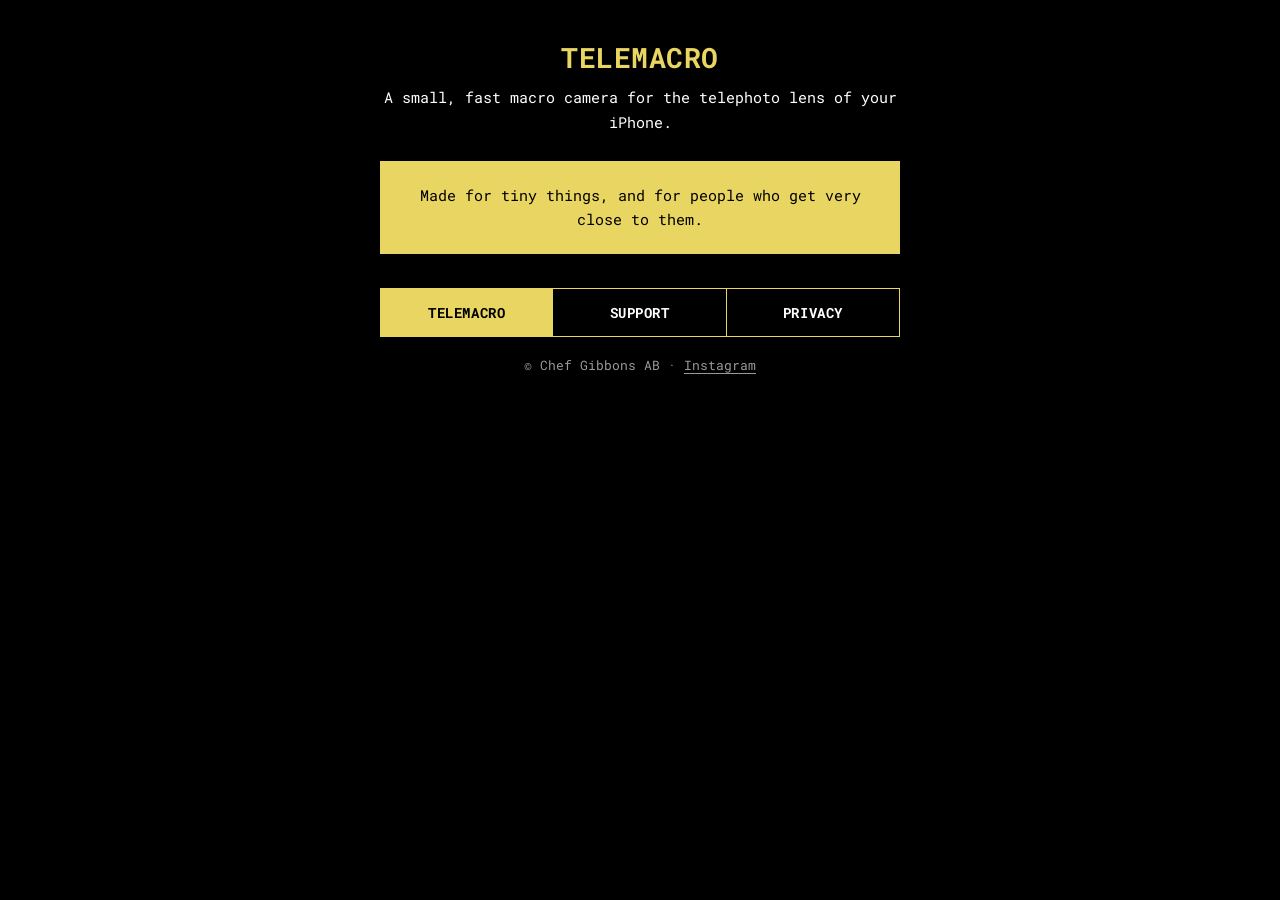
<file: index.html>
<!doctype html>
<html lang="en"><head><meta charset="utf-8"><meta name="viewport" content="width=device-width,initial-scale=1">
<title>TeleMacro</title>
<link rel="stylesheet" href="style.css?v=20261024172319">
</head><body><main>
<h1>TELEMACRO</h1>
<p class="lead">A small, fast macro camera for the telephoto lens of your iPhone.</p>
<div class="box y"><p>Made for tiny things, and for people who get very close to them.</p></div>
<nav><a href="index.html" class="on" aria-current="page">TELEMACRO</a><a href="support.html">SUPPORT</a><a href="privacy.html">PRIVACY</a></nav>
<p class="foot">&copy; Chef Gibbons AB &middot; <a href="https://www.instagram.com/telemacro.app/" rel="noopener">Instagram</a></p>
</main></body></html>
</file>
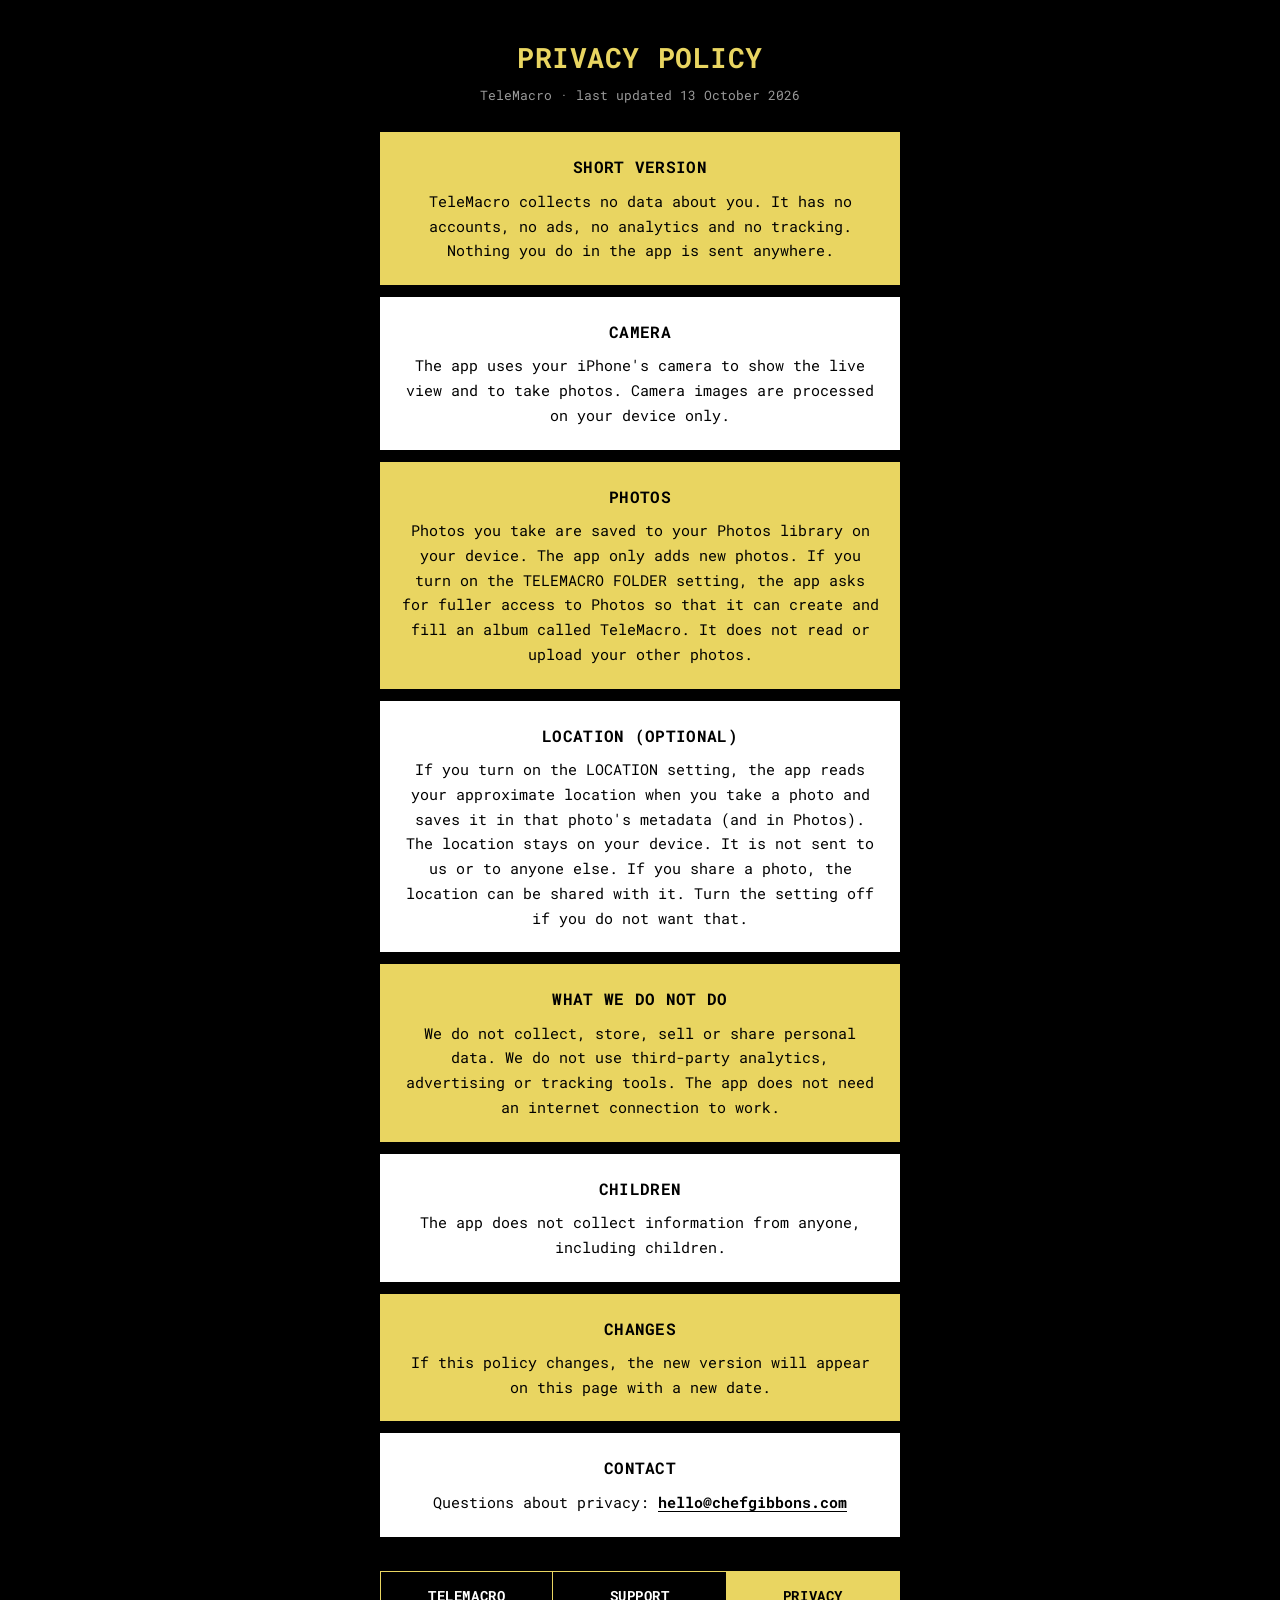
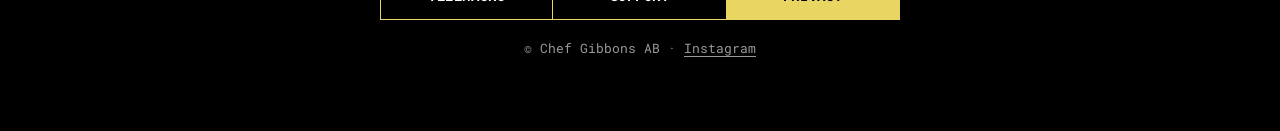
<file: privacy.html>
<!doctype html>
<html lang="en"><head><meta charset="utf-8"><meta name="viewport" content="width=device-width,initial-scale=1">
<title>TeleMacro – Privacy Policy</title>
<link rel="stylesheet" href="style.css?v=20261024172319">
</head><body><main>
<h1>PRIVACY POLICY</h1>
<p class="meta">TeleMacro &middot; last updated 13 October 2026</p>
<div class="box y"><h2>Short version</h2><p>TeleMacro collects no data about you. It has no accounts, no ads, no analytics and no tracking. Nothing you do in the app is sent anywhere.</p></div>
<div class="box"><h2>Camera</h2><p>The app uses your iPhone's camera to show the live view and to take photos. Camera images are processed on your device only.</p></div>
<div class="box y"><h2>Photos</h2><p>Photos you take are saved to your Photos library on your device. The app only adds new photos. If you turn on the TELEMACRO FOLDER setting, the app asks for fuller access to Photos so that it can create and fill an album called TeleMacro. It does not read or upload your other photos.</p></div>
<div class="box"><h2>Location (optional)</h2><p>If you turn on the LOCATION setting, the app reads your approximate location when you take a photo and saves it in that photo's metadata (and in Photos). The location stays on your device. It is not sent to us or to anyone else. If you share a photo, the location can be shared with it. Turn the setting off if you do not want that.</p></div>
<div class="box y"><h2>What we do not do</h2><p>We do not collect, store, sell or share personal data. We do not use third-party analytics, advertising or tracking tools. The app does not need an internet connection to work.</p></div>
<div class="box"><h2>Children</h2><p>The app does not collect information from anyone, including children.</p></div>
<div class="box y"><h2>Changes</h2><p>If this policy changes, the new version will appear on this page with a new date.</p></div>
<div class="box"><h2>Contact</h2><p>Questions about privacy: <a href="mailto:hello@chefgibbons.com">hello@chefgibbons.com</a></p></div>
<nav><a href="index.html">TELEMACRO</a><a href="support.html">SUPPORT</a><a href="privacy.html" class="on" aria-current="page">PRIVACY</a></nav>
<p class="foot">&copy; Chef Gibbons AB &middot; <a href="https://www.instagram.com/telemacro.app/" rel="noopener">Instagram</a></p>
</main></body></html>
</file>
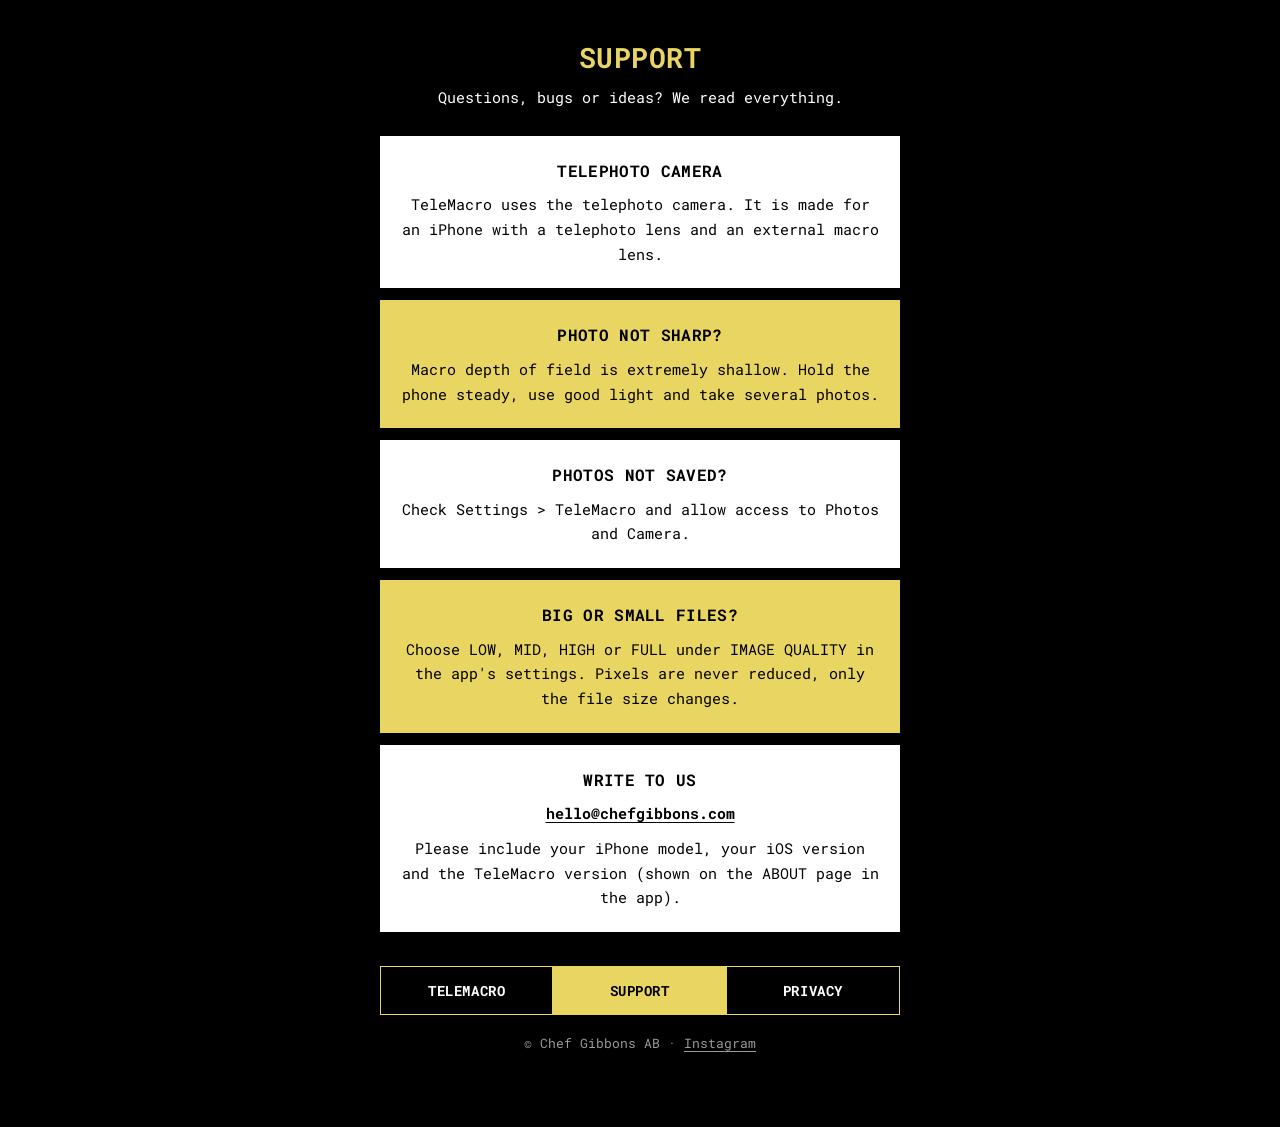
<file: support.html>
<!doctype html>
<html lang="en"><head><meta charset="utf-8"><meta name="viewport" content="width=device-width,initial-scale=1">
<title>TeleMacro – Support</title>
<link rel="stylesheet" href="style.css?v=20261024172319">
</head><body><main>
<h1>SUPPORT</h1>
<p class="lead">Questions, bugs or ideas? We read everything.</p>
<div class="box"><h2>Telephoto camera</h2><p>TeleMacro uses the telephoto camera. It is made for an iPhone with a telephoto lens and an external macro lens.</p></div>
<div class="box y"><h2>Photo not sharp?</h2><p>Macro depth of field is extremely shallow. Hold the phone steady, use good light and take several photos.</p></div>
<div class="box"><h2>Photos not saved?</h2><p>Check Settings &gt; TeleMacro and allow access to Photos and Camera.</p></div>
<div class="box y"><h2>Big or small files?</h2><p>Choose LOW, MID, HIGH or FULL under IMAGE QUALITY in the app's settings. Pixels are never reduced, only the file size changes.</p></div>
<div class="box"><h2>Write to us</h2><p><a href="mailto:hello@chefgibbons.com">hello@chefgibbons.com</a></p><p>Please include your iPhone model, your iOS version and the TeleMacro version (shown on the ABOUT page in the app).</p></div>
<nav><a href="index.html">TELEMACRO</a><a href="support.html" class="on" aria-current="page">SUPPORT</a><a href="privacy.html">PRIVACY</a></nav>
<p class="foot">&copy; Chef Gibbons AB &middot; <a href="https://www.instagram.com/telemacro.app/" rel="noopener">Instagram</a></p>
</main></body></html>
</file>
<file: style.css>
/* TeleMacro web: same look as the app. Roboto Mono, black, #E9D561, square boxes. */
@font-face{font-family:"Roboto Mono";src:url("fonts/RobotoMono-Regular.ttf") format("truetype");font-weight:400;font-style:normal;font-display:swap}
@font-face{font-family:"Roboto Mono";src:url("fonts/RobotoMono-Medium.ttf") format("truetype");font-weight:500;font-style:normal;font-display:swap}
@font-face{font-family:"Roboto Mono";src:url("fonts/RobotoMono-Bold.ttf") format("truetype");font-weight:700;font-style:normal;font-display:swap}

:root{--y:#E9D561;--bg:#000;--fg:#fff;--corner:0}
*{box-sizing:border-box}
html{-webkit-text-size-adjust:100%;overflow-x:hidden}
body{margin:0;background:var(--bg);color:var(--fg);font:400 15px/1.65 "Roboto Mono",ui-monospace,Menlo,monospace;text-align:center}
main{max-width:560px;margin:0 auto;padding:40px 20px 72px}

h1{color:var(--y);font-weight:700;font-size:28px;line-height:1.25;margin:0 0 10px;letter-spacing:.02em}
.lead{margin:0 0 26px}
.meta{opacity:.6;font-size:13px;margin:0 0 26px}

/* Flat boxes: white and yellow in turn, black text, square corners. */
.box{background:#fff;color:#000;border-radius:var(--corner);padding:22px 20px;margin:12px 0}
.box.y{background:var(--y)}
.box h2{font-size:16px;font-weight:700;margin:0 0 8px;color:#000;text-transform:uppercase;letter-spacing:.02em}
.box p{margin:0 0 10px}
.box p:last-child{margin-bottom:0}
.box a{color:#000;font-weight:700;text-decoration:underline;text-underline-offset:3px}

/* One link row at the bottom, as wide as the boxes. Every button has its own full border (like the app's option buttons). */
nav{display:grid;grid-template-columns:repeat(3,1fr);width:100%;margin:34px 0 18px}
nav a{display:block;padding:12px 8px;color:#fff;text-decoration:none;font-weight:700;font-size:14px;letter-spacing:.04em;border:1px solid var(--y);margin-left:-1px}
nav a:first-child{margin-left:0}
nav a.on{background:var(--y);color:#000}
nav a:hover:not(.on){background:#1a1a1a}
.foot{opacity:.6;font-size:13px;margin:0}
.foot a{color:inherit;text-decoration:underline;text-underline-offset:3px}
</file>
